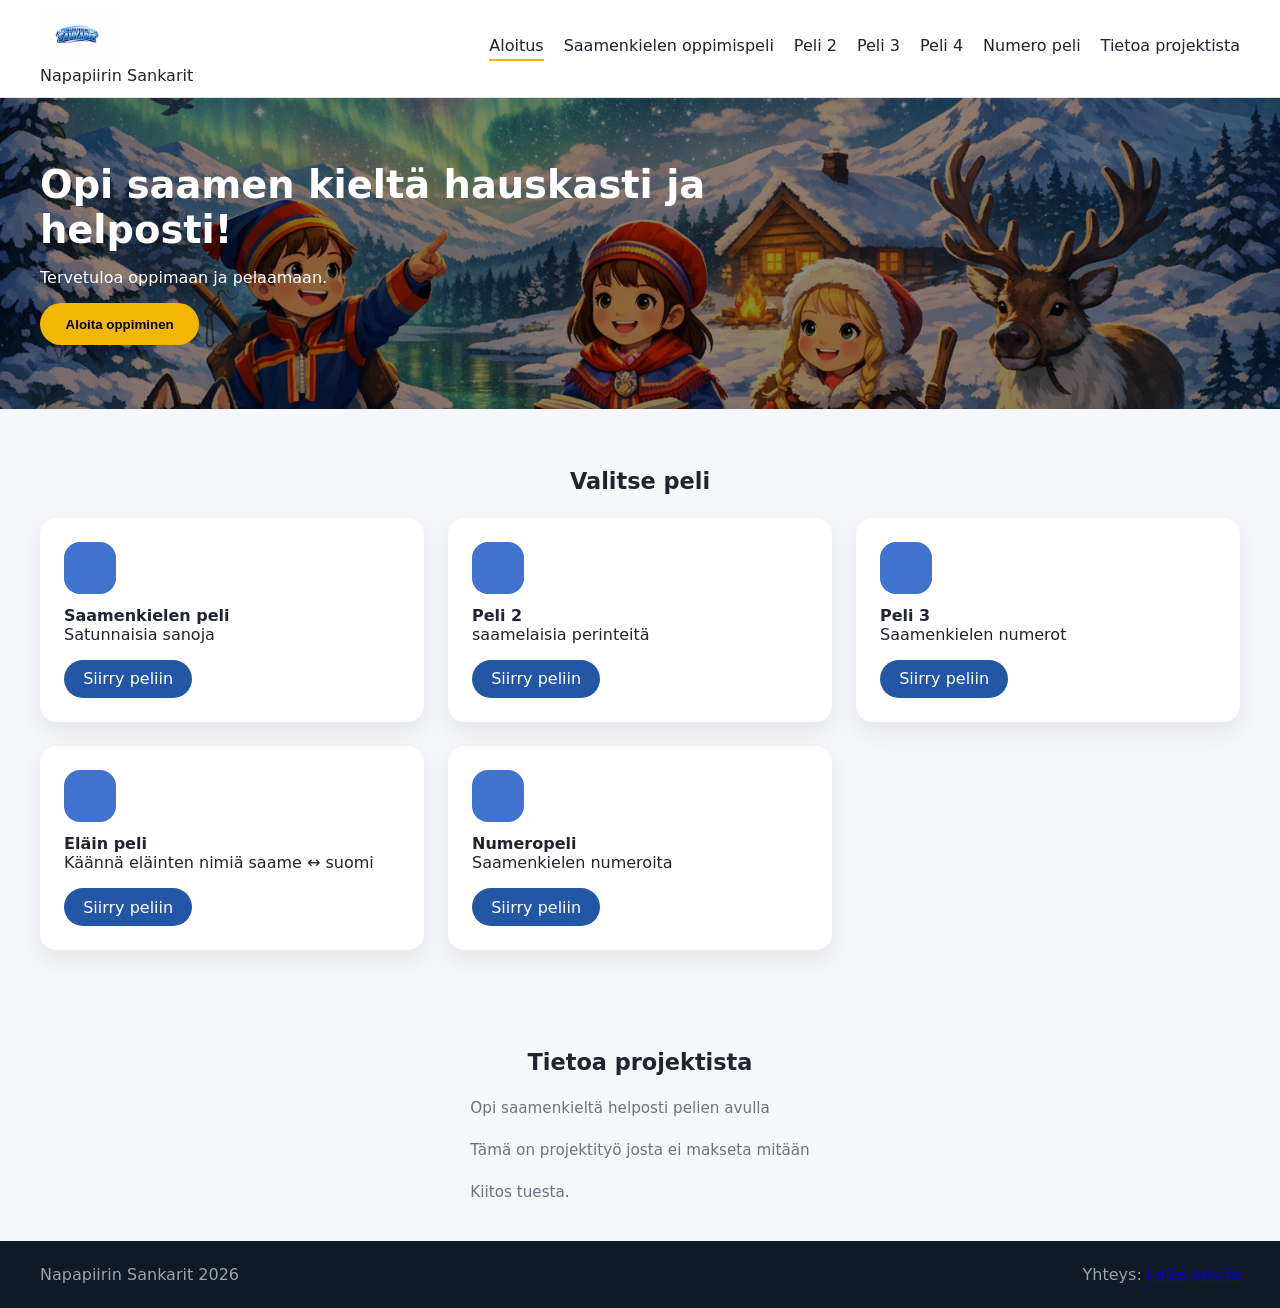
<file: Sivut/index.html>
<!DOCTYPE html>
<html lang="fi">
<head>
    <meta charset="UTF-8">
    <title>Napapiirin Sankarit</title>
    <meta name="viewport" content="width=device-width, initial-scale=1.0">
    <link rel="stylesheet" href="../tyylit/styles.css">
</head>

<body>

    <!-- Header -->
    <header>
        <div class="header-inner">
            <div class="logo-area">
                <img src="NP.png" alt="Sivuston logo" class="logo">
                <div class="site-title">Napapiirin Sankarit</div>
            </div>

            <nav>
                <a href="#" class="active">Aloitus</a>
                <a href="peli.html">Saamenkielen oppimispeli</a>
                <a href="peli2.html">Peli 2</a>
                <a href="peli3.html">Peli 3</a>
                <a href="peli4.html">Peli 4</a>
                <a href="peli5.html">Numero peli</a>
                <a href="#info">Tietoa projektista</a>
            </nav>
        </div>
    </header>

    <!-- Kaikki sivun siästälö -->
    <main>

        <!-- Hero-osio -->
        <section class="hero">
            <div class="hero-inner">
                <div class="hero-text">
                    <h1>Opi saamen kieltä hauskasti ja helposti!</h1>
                    <p>Tervetuloa oppimaan ja pelaamaan.</p>
                    <button class="hero-cta" onclick="location.href='#saamenpeli'">
                        Aloita oppiminen
                    </button>
                </div>
            </div>
        </section>

        <!-- Peli-osio -->
        <section class="section">
            <h2 class="section-title">Valitse peli</h2>

            <div class="games-grid">

                <article class="game-card" id="saamenpeli">
                    <div class="game-icon"></div>
                    <div class="game-title">Saamenkielen peli</div>
                    <div class="game-desc">Satunnaisia sanoja</div>
                    <a href="peli.html" class="game-btn">Siirry peliin</a>
                </article>

                <article class="game-card" id="peli2">
                    <div class="game-icon"></div>
                    <div class="game-title">Peli 2</div>
                    <div class="game-desc">saamelaisia perinteitä</div>
                    <a href="peli2.html" class="game-btn">Siirry peliin</a>
        
                </article>

                <article class="game-card" id="peli3">
                    <div class="game-icon"></div>
                    <div class="game-title">Peli 3</div>
                    <div class="game-desc">Saamenkielen numerot</div>
                    <a href="peli3.html" class="game-btn">Siirry peliin</a>
                </article>

                <article class="game-card" id="peli4">
                    <div class="game-icon"></div>
                    <div class="game-title">Eläin peli</div>
                    <div class="game-desc">Käännä eläinten nimiä saame ↔ suomi</div>
                    <a href="peli4.html" class="game-btn">Siirry peliin</a>
                </article>

                <article class="game-card" id="peli5">
                    <div class="game-icon"></div>
                    <div class="game-title">Numeropeli</div>
                    <div class="game-desc">Saamenkielen numeroita</div>
                    <a href="peli5.html" class="game-btn">Siirry peliin</a>
                </article>
            </div>
        </section>

        <!-- info-osio -->
        <section class="section" id="info">
            <h2 class="section-title">Tietoa projektista</h2>

            <div class="info-grid centered-info">
                <div class="info-text">
                    <p>Opi saamenkieltä helposti pelien avulla</p>
                    <p>Tämä on projektityö josta ei makseta mitään</p>
                    <p>Kiitos tuesta.</p>
                </div>
            </div>
        </section>

    </main>

    <!-- footer -->
    <footer>
        <div class="footer-inner">
            <div>Napapiirin Sankarit 2026</div>
            <div>Yhteys: <a href="mailto:Sähköposti">Laita postia</a></div>
        </div>
    </footer>

</body>
</html>
</file>
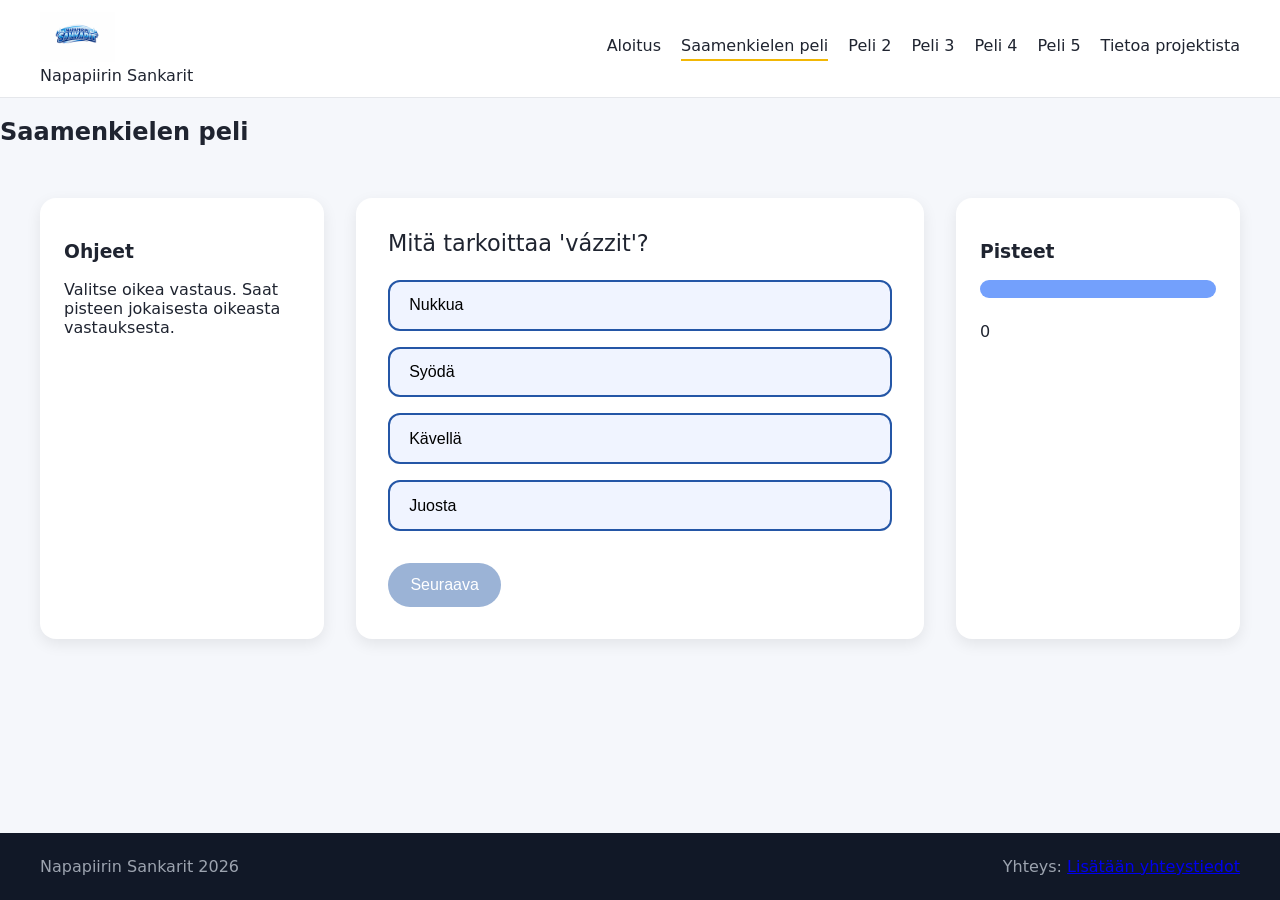
<file: Sivut/peli.html>
<!DOCTYPE html>
<html lang="fi">
<head>
    <meta charset="UTF-8">
    <title>Saamenkielen peli</title>
    <meta name="viewport" content="width=device-width, initial-scale=1.0">

    <!-- Pelisivun oma CSS -->
    <link rel="stylesheet" href="../tyylit/pelisivu.css">
</head>
<!-- Pelin vastauksille äänet -->
<audio id="sound-väärä" src="../äänet/väärä.mp3"></audio>
<audio id="sound-oikea" src="../äänet/oikea.mp3"></audio>

<body>

    <!-- Header -->
    <header>
        <div class="header-inner">
            <div class="logo-area">
                <img src="NP.png" alt="Logo" class="logo">
                <div class="site-title">Napapiirin Sankarit</div>
            </div>

            <nav>
                <a href="index.html">Aloitus</a>
                <a href="peli.html" class="active">Saamenkielen peli</a>
                <a href="peli2.html">Peli 2</a>
                <a href="peli3.html">Peli 3</a>
                <a href="peli4.html">Peli 4</a>
                <a href="peli5.html">Peli 5</a>
                <a href="index.html#info">Tietoa projektista</a>
            </nav>
        </div>
    </header>

    <!-- Koko pelin sisältö -->
    <main>

        <!-- Peliosa -->
        <section class="section" id="game">
            <h2 class="section-title">Saamenkielen peli</h2>

            <!-- Pelin container -->
            <div class="game-container">

                <!-- Ohjeet -->
                <aside class="game-sidebar">
                    <h3>Ohjeet</h3>
                    <p>Valitse oikea vastaus. Saat pisteen jokaisesta oikeasta vastauksesta.</p>
                </aside>

                <!-- Varsinainen pelialue -->
                <div class="game-area">

                    <!-- Kysymys -->
                    <div id="question" class="game-question"></div>

                    <!-- Vastausvaihtoehdot -->
                    <div id="answers" class="game-answers"></div>

                    <!-- Seuraava-nappi -->
                    <button id="nextBtn" class="game-next" disabled>Seuraava</button>

                    <!-- Aloita uudestaan -nappi -->
                    <button id="restartBtn" class="game-restart" style="display:none;">
                        Aloita uudestaan
                    </button>
                </div>

                <!-- Pisteet + progressiopalkki -->
                <aside class="game-score">
                    <h3>Pisteet</h3>

                    <!-- Progressiopalkki -->
                    <div class="progress-wrapper">
                        <div id="progressBar" class="progress-bar"></div>
                    </div>

                    <div id="score">0</div>
                </aside>

            </div>
        </section>

    </main>

    <!-- Footer -->
    <footer>
        <div class="footer-inner">
            <div>Napapiirin Sankarit 2026</div>
            <div>Yhteys: <a href="mailto:Sähköposti">Lisätään yhteystiedot</a></div>
        </div>
    </footer>

    <!-- Pelin logiikka -->
    <script src="../js/code.js"></script>

</body>
</html>
</file>
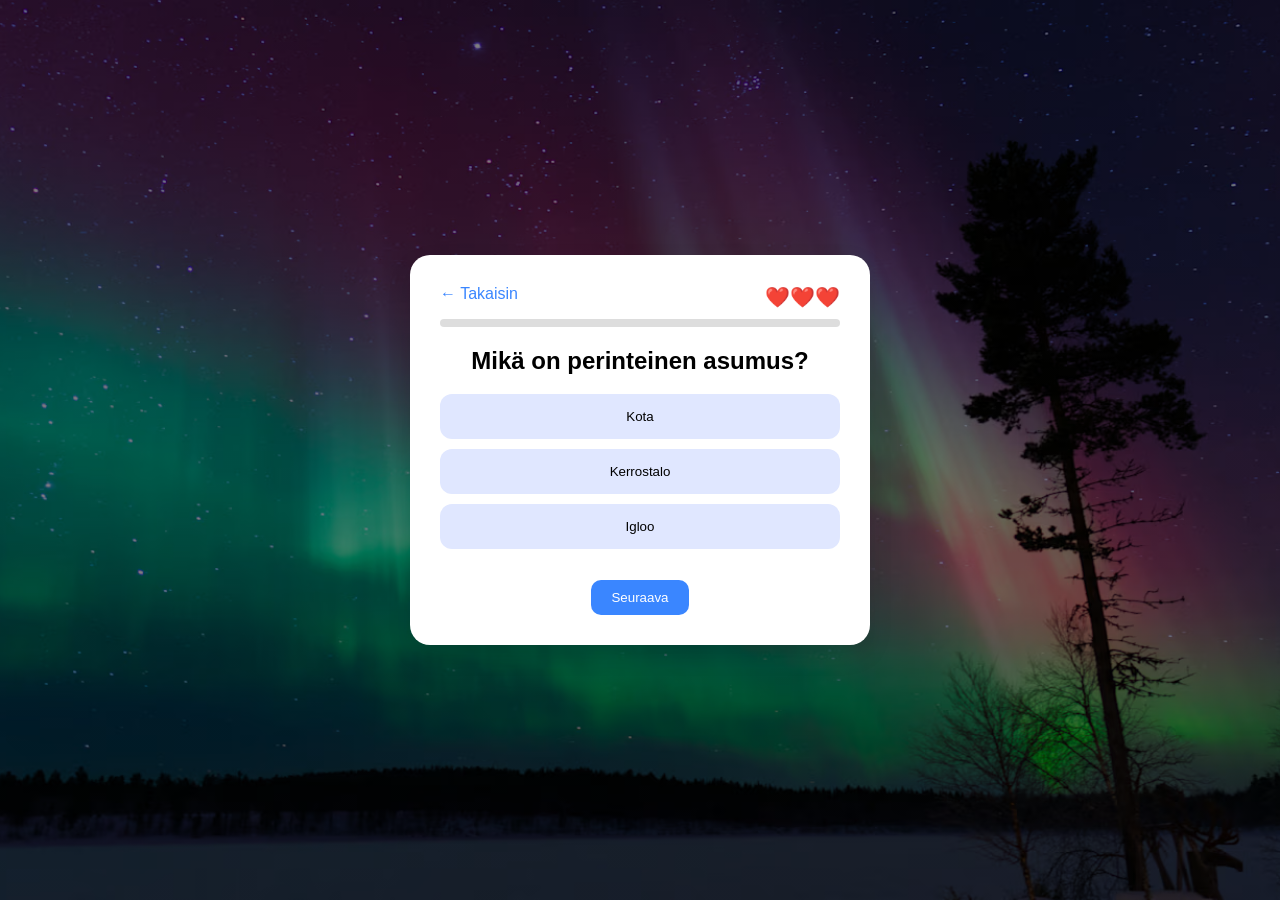
<file: Sivut/peli2.html>
<!DOCTYPE html>
<html lang="fi">
<head>
  <meta charset="UTF-8">
  <title>Saamen peli</title>
  <link rel="stylesheet" href="../tyylit/pelisivu2.css">
</head>
<body>

<div class="game-container">

  <!-- Yläosa -->
  <div class="top-bar">
    <a href="index.html" class="back-btn">← Takaisin</a>
    <div class="hearts" id="hearts">❤️❤️❤️</div>
  </div>

  <!-- Progress -->
  <div class="progress">
    <div class="progress-bar" id="progress-bar"></div>
  </div>

  <h2 id="kysymys"></h2>

  <div id="vastaukset" class="answers"></div>

  <p id="tulos"></p>

  <button class="next-btn" onclick="seuraava()">Seuraava</button>

</div>

<script src="../js/koodi.js"></script>
</body>
</html>
</file>
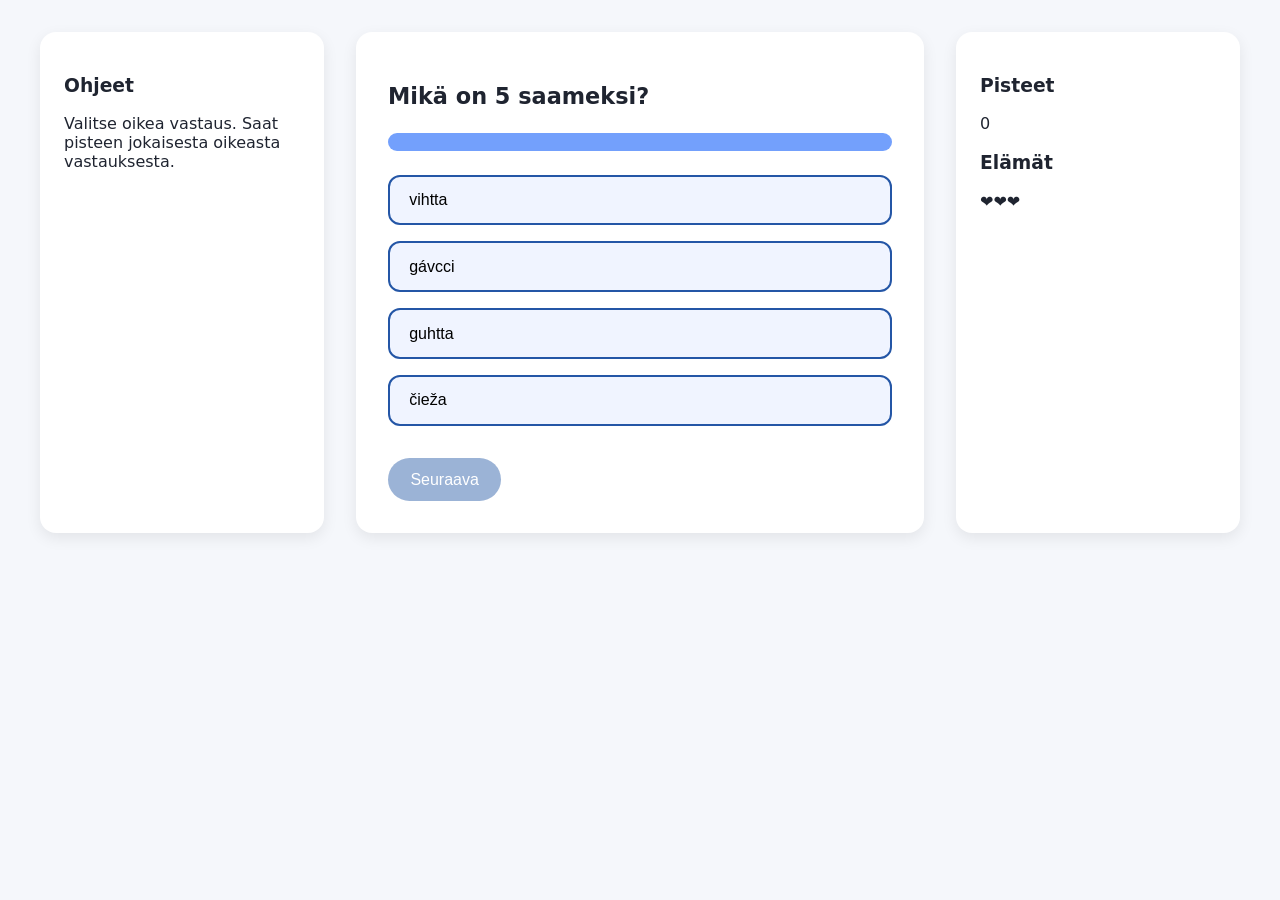
<file: Sivut/peli3.html>
<!DOCTYPE html>
<html lang="fi">
<head>
<meta charset="UTF-8">
<title>Saamen numerot peli</title>
<link rel="stylesheet" href="../tyylit/pelisivu.css">
</head>

<body>

<main>
    <div class="game-container">

        
        <aside class="game-sidebar">
            <h3>Ohjeet</h3>
            <p>Valitse oikea vastaus. Saat pisteen jokaisesta oikeasta vastauksesta.</p>
        </aside>

        
        <section class="game-area">

            <h2 class="game-question" id="question">Kysymys tulee tähän</h2>

            
            <div class="progress-wrapper">
                <div class="progress-bar" id="progressBar"></div>
            </div>

            
            <div class="game-answers" id="answers"></div>

            
            <button class="game-next" id="nextBtn" disabled>Seuraava</button>

            
            <button class="game-restart" id="restartBtn" style="display:none;">Aloita alusta</button>

            
            <button class="game-restart" id="closeBtn" style="display:none;">Sulje</button>

        </section>

        
        <aside class="game-score">
            <h3>Pisteet</h3>
            <p><span id="score">0</span></p>

            <h3>Elämät</h3>
            <p id="lives">❤️❤️❤️</p>
        </aside>

    </div>
</main>


<audio id="sound-oikea" src="../äänet/oikea.mp3"></audio>
<audio id="sound-väärä" src="../äänet/väärä.mp3"></audio>

<script src="../js/coodi.js"></script>
</body>
</html>
</file>
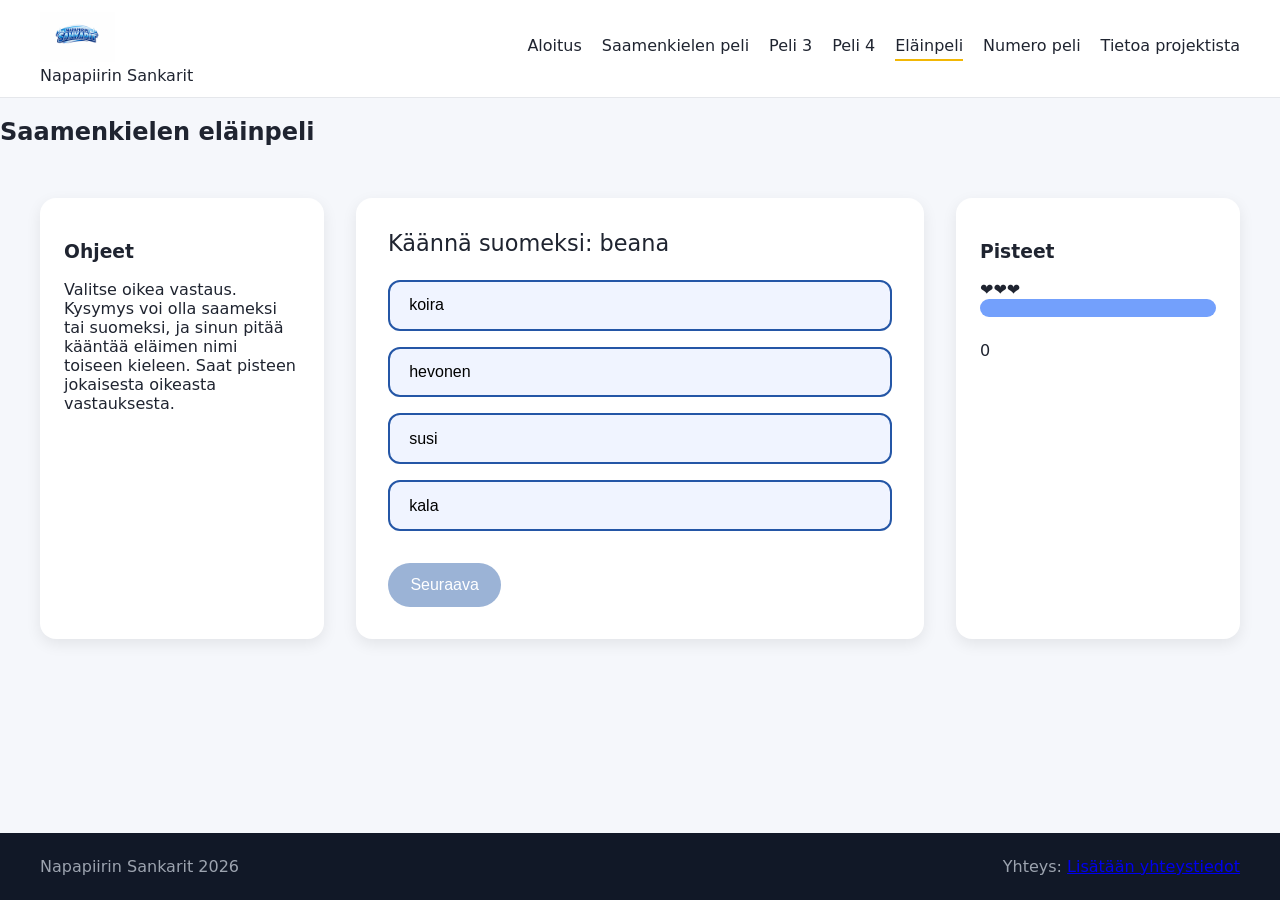
<file: Sivut/peli4.html>
<!DOCTYPE html>
<html lang="fi">
<head>
    <meta charset="UTF-8">
    <title>Saamenkielen eläinpeli</title>
    <meta name="viewport" content="width=device-width, initial-scale=1.0">

    <!-- Pelisivun oma CSS -->
    <link rel="stylesheet" href="../tyylit/pelisivu.css">
</head>

<body>

    <!-- Pelin vastauksille äänet -->
    <audio id="sound-väärä" src="../äänet/väärä.mp3"></audio>
    <audio id="sound-oikea" src="../äänet/oikea.mp3"></audio>

    <!-- Header -->
    <header>
        <div class="header-inner">
            <div class="logo-area">
                <img src="NP.png" alt="Logo" class="logo">
                <div class="site-title">Napapiirin Sankarit</div>
            </div>

            <nav>
                <a href="index.html">Aloitus</a>
                <a href="peli.html">Saamenkielen peli</a>
                <a href="peli2.html">Peli 3</a>
                <a href="peli3.html">Peli 4</a>
                <a href="peli4.html" class="active">Eläinpeli</a>
                <a href="peli5.html">Numero peli</a>

                <a href="index.html#info">Tietoa projektista</a>
            </nav>
        </div>
    </header>

    <!-- Koko pelin sisältö -->
    <main>

        <!-- Peliosa -->
        <section class="section" id="game">
            <h2 class="section-title">Saamenkielen eläinpeli</h2>

            <!-- Pelin container -->
            <div class="game-container">

                <!-- Ohjeet -->
                <aside class="game-sidebar">
                    <h3>Ohjeet</h3>
                    <p>
                        Valitse oikea vastaus. Kysymys voi olla saameksi tai suomeksi,
                        ja sinun pitää kääntää eläimen nimi toiseen kieleen.
                        Saat pisteen jokaisesta oikeasta vastauksesta.
                    </p>
                </aside>

                <!-- Varsinainen pelialue -->
                <div class="game-area">

                    <!-- Kysymys -->
                    <div id="question" class="game-question"></div>

                    <!-- Vastausvaihtoehdot -->
                    <div id="answers" class="game-answers"></div>

                    <!-- Seuraava-nappi -->
                    <button id="nextBtn" class="game-next" disabled>Seuraava</button>

                    <!-- Aloita uudestaan -nappi -->
                    <button id="restartBtn" class="game-restart" style="display:none;">
                        Aloita uudestaan
                    </button>
                </div>

                <!-- Pisteet + elämät + progressiopalkki -->
                <aside class="game-score">
                    <h3>Pisteet</h3>

                    <!-- Elämät -->
                    <div id="lives" class="lives"></div>

                    <!-- Progressiopalkki -->
                    <div class="progress-wrapper">
                        <div id="progressBar" class="progress-bar"></div>
                    </div>

                    <div id="score">0</div>
                </aside>

            </div>
        </section>

    </main>

    <!-- Footer -->
    <footer>
        <div class="footer-inner">
            <div>Napapiirin Sankarit 2026</div>
            <div>Yhteys: <a href="mailto:Sähköposti">Lisätään yhteystiedot</a></div>
        </div>
    </footer>

    <!-- Pelin logiikka -->
    <script src="../js/elaimet.js"></script>

</body>
</html>
</file>
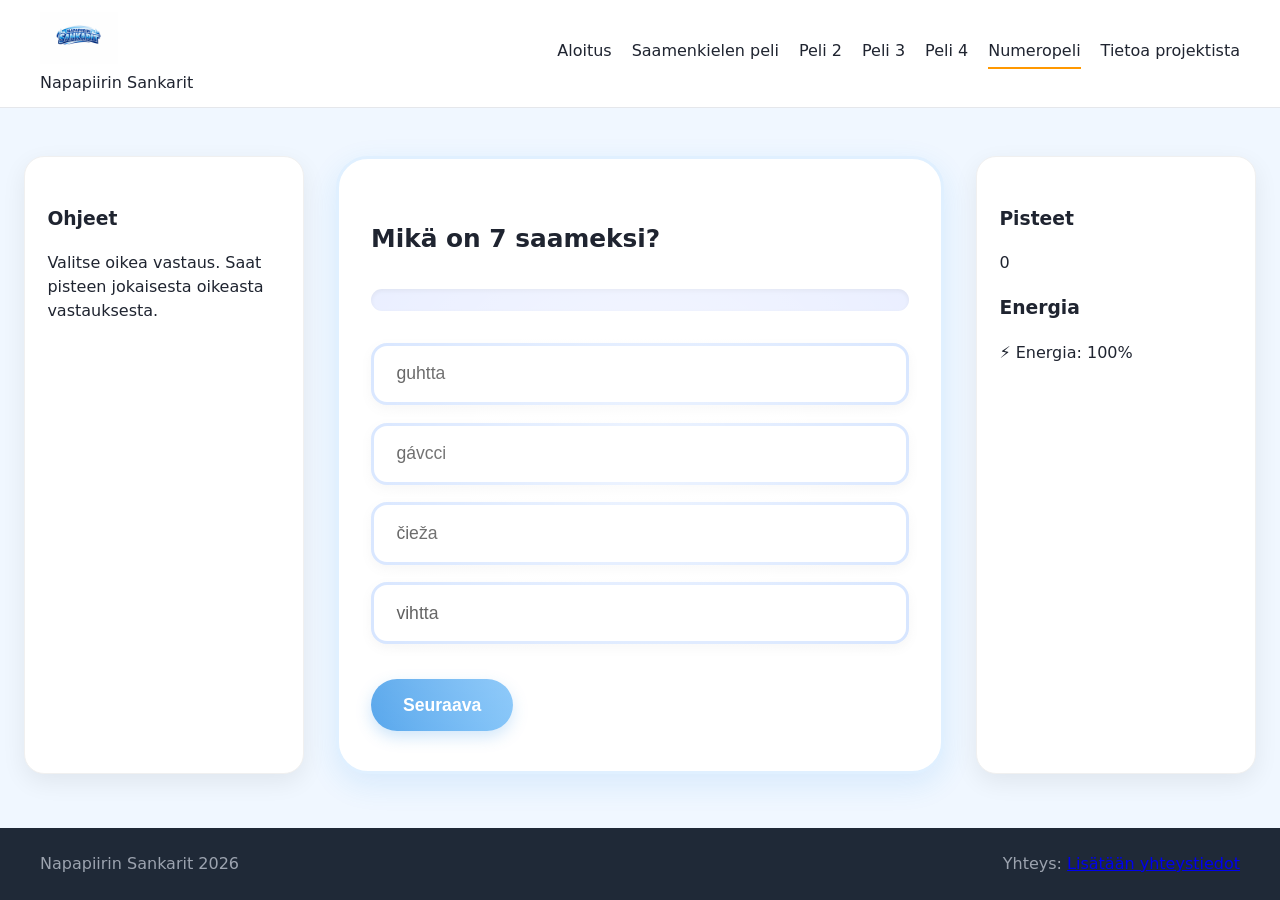
<file: Sivut/peli5.html>
<!DOCTYPE html>
<html lang="fi">
<head>
<meta charset="UTF-8">
<title>Saamen numerot peli</title>
<link rel="stylesheet" href="../tyylit/peli5.css">
</head>

<body>
        <header>
        <div class="header-inner">
            <div class="logo-area">
                <img src="NP.png" alt="Logo" class="logo">
                <div class="site-title">Napapiirin Sankarit</div>
            </div>

                <nav>
                <a href="index.html">Aloitus</a>
                <a href="peli.html">Saamenkielen peli</a>
                <a href="peli2.html">Peli 2</a>
                <a href="peli3.html">Peli 3</a>
                <a href="peli4.html">Peli 4</a>
                <a href="peli5.html" class="active">Numeropeli</a>
                <a href="index.html#info">Tietoa projektista</a>
            </nav>
        </div>
    </header>

<main>
    <div class="game-container">

        
        <aside class="game-sidebar">
            <h3>Ohjeet</h3>
            <p>Valitse oikea vastaus. Saat pisteen jokaisesta oikeasta vastauksesta.</p>
        </aside>

        
        <section class="game-area">

            <h2 class="game-question" id="question">Kysymys tulee tähän</h2>

            
            <div class="progress-wrapper">
                <div class="progress-bar" id="progressBar"></div>
            </div>

            
            <div class="game-answers" id="answers"></div>

            
            <button class="game-next" id="nextBtn" disabled>Seuraava</button>

            
            <button class="game-restart" id="restartBtn" style="display:none;">Aloita alusta</button>

            
            <button class="game-restart" id="closeBtn" style="display:none;">Sulje</button>

        </section>

        
        <aside class="game-score">
            <h3>Pisteet</h3>
            <p><span id="score">0</span></p>

            <h3>Energia</h3>
            <p id="lives">⚡</p>
        </aside>

    </div>
</main>

    <!-- Footer -->
    <footer>
        <div class="footer-inner">
            <div>Napapiirin Sankarit 2026</div>
            <div>Yhteys: <a href="mailto:Sähköposti">Lisätään yhteystiedot</a></div>
        </div>
    </footer>


<audio id="sound-oikea" src="../äänet/oikea.mp3"></audio>
<audio id="sound-väärä" src="../äänet/väärä.mp3"></audio>

<script src="../js/numeropeli.js"></script>
</body>
</html>
</file>
<file: tyylit/styles.css>
/* Perusasetukset */
:root {
    --bg: #f5f7fb;
    --primary: #2456a6;
    --primary-light: #3f73cf;
    --accent: #f2b705;
    --text: #1f2430;
    --muted: #6b7280;
    --card-bg: #ffffff;
}

/* Footerin kiinnitys alareunaan */
html, body {
    height: 100%;
    margin: 0;
}

body {
    font-family: system-ui, sans-serif;
    background: var(--bg);
    color: var(--text);

    display: flex;            /* Mahdollistaa footerin siirtämisen alas */
    flex-direction: column;   /* Sisältö ylhäältä alas */
}

/* Sivun pääsisältö venyy täyttämään tilan */
main {
    flex: 1;
}

/* header */
header {
    background: #fff;
    border-bottom: 1px solid #e5e7eb;
    position: sticky;
    top: 0;
    z-index: 10;
}

.header-inner {
    max-width: 1200px;
    margin: auto;
    padding: 0.75rem 1.5rem;
    display: flex;
    justify-content: space-between;
    align-items: center;
}

.logo {
    height: 50px;
}

nav {
    display: flex;
    gap: 1.25rem;
}

nav a {
    text-decoration: none;
    color: var(--text);
    padding-bottom: 4px;
    border-bottom: 2px solid transparent;
}

nav a.active,
nav a:hover {
    border-color: var(--accent);
}

/* Hero */
.hero {
    background: url("banner.png") center/cover no-repeat;
    color: white;
    position: relative;
}

.hero::before {
    content: "";
    position: absolute;
    inset: 0;
    background: rgba(0,0,0,0.45);
}

.hero-inner {
    position: relative;
    max-width: 1200px;
    margin: auto;
    padding: 4rem 1.5rem;
    display: grid;
    grid-template-columns: 1.4fr 1fr;
    gap: 3rem;
}

.hero-text h1 {
    font-size: 2.4rem;
    margin: 0 0 1rem;
}

.hero-cta {
    padding: 0.85rem 1.6rem;
    border-radius: 999px;
    border: none;
    background: var(--accent);
    font-weight: 600;
    cursor: pointer;
}

.hero-side {
    background: rgba(15,23,42,0.7);
    padding: 1.5rem;
    border-radius: 1rem;
}

/* Peli-osio */
.section {
    max-width: 1200px;
    margin: auto;
    padding: 2.5rem 1.5rem;
}

.section-title {
    font-size: 1.4rem;
    margin-bottom: 1.5rem;
    text-align: center;
    width: 100%;
}

.games-grid {
    display: grid;
    grid-template-columns: repeat(3, 1fr);
    gap: 1.5rem;
}

.game-card {
    background: var(--card-bg);
    padding: 1.5rem;
    border-radius: 1rem;
    box-shadow: 0 10px 25px rgba(0,0,0,0.08);
}

.game-icon {
    width: 52px;
    height: 52px;
    background: var(--primary-light);
    border-radius: 16px;
}

.game-title {
    font-weight: 600;
    margin-top: 0.75rem;
}

.game-btn {
    display: inline-block;
    text-decoration: none;
    margin-top: 1rem;
    padding: 0.6rem 1.2rem;
    border-radius: 999px;
    border: none;
    background: var(--primary);
    color: white;
    cursor: pointer;
}

/* Info */
.centered-info {
    display: flex;
    justify-content: center;
}

.centered-info .info-text {
    max-width: 700px;
    text-align: left;
    display: flex;
    flex-direction: column;
    gap: 1.5rem;
}

.info-text h3 {
    margin: 0;
    font-size: 1.2rem;
    color: var(--primary);
}

.info-text p {
    margin: 0;
    font-size: 0.95rem;
    color: var(--muted);
}

/* footer */
footer {
    background: #111827;
    color: #9ca3af;
}

.footer-inner {
    max-width: 1200px;
    margin: auto;
    padding: 1.5rem;
    display: flex;
    justify-content: space-between;
}

/* Responsiivisuus */
@media (max-width: 900px) {
    .hero-inner {
        grid-template-columns: 1fr;
    }

    .games-grid {
        grid-template-columns: 1fr 1fr;
    }

    .info-grid {
        grid-template-columns: 1fr;
    }
}

@media (max-width: 640px) {
    nav {
        flex-wrap: wrap;
        gap: 0.75rem;
    }

    .games-grid {
        grid-template-columns: 1fr;
    }
}
</file>
<file: tyylit/pelisivu.css>
/* Perusvärit */
:root {
    --primary: #2456a6;
    --primary-light: #3f73cf;
    --accent: #f2b705;
    --text: #1f2430;
    --muted: #6b7280;
    --card-bg: #ffffff;
    --bg: #f5f7fb;
}

/* Sticky footer */
html, body {
    height: 100%;
    margin: 0;
}

body {
    display: flex;
    flex-direction: column;
    font-family: system-ui, sans-serif;
    background: var(--bg);
    color: var(--text);
}

/* Main venyy täyttämään tilan */
main {
    flex: 1;
}

/* header */
header {
    background: #fff;
    border-bottom: 1px solid #e5e7eb;
    position: sticky;
    top: 0;
    z-index: 10;
}

.header-inner {
    max-width: 1200px;
    margin: auto;
    padding: 0.75rem 1.5rem;
    display: flex;
    justify-content: space-between;
    align-items: center;
}

.logo {
    height: 50px;
}

nav {
    display: flex;
    gap: 1.25rem;
}

nav a {
    text-decoration: none;
    color: var(--text);
    padding-bottom: 4px;
    border-bottom: 2px solid transparent;
}

nav a.active,
nav a:hover {
    border-color: var(--accent);
}

/* Pelialueen container */
.game-container {
    display: grid;
    grid-template-columns: 1fr 2fr 1fr; /* Ohjeet – Pelialue – Pisteet */
    gap: 2rem;
    max-width: 1200px;
    margin: auto;
    padding: 2rem 1rem;
}

/* Sivupalkit */
.game-sidebar,
.game-score {
    background: var(--card-bg);
    padding: 1.5rem;
    border-radius: 1rem;
    box-shadow: 0 5px 15px rgba(0,0,0,0.08);
}

/* Pelialue */
.game-area {
    background: var(--card-bg);
    padding: 2rem;
    border-radius: 1rem;
    box-shadow: 0 5px 15px rgba(0,0,0,0.08);
}

/* Kysymys */
.game-question {
    font-size: 1.4rem;
    margin-bottom: 1.5rem;
}

/* Progressiopalkin tausta */
.progress-wrapper {
    width: 100%;
    height: 18px;
    background: #73a0fc;
    border-radius: 10px;
    overflow: hidden;
    margin-bottom: 1.5rem;
}

/* itse palkki */
.progress-bar {
    height: 100%;
    width: 0%;
    background: var(--primary);
    transition: width 0.4s ease;
}

/* Vastausnapit */
.game-answers {
    display: flex;
    flex-direction: column;
    gap: 1rem;
}

.answer-btn {
    padding: 0.9rem 1.2rem;
    border-radius: 0.75rem;
    border: 2px solid var(--primary);
    background: #f0f4ff;
    cursor: pointer;
    font-size: 1rem;
    text-align: left;
}

.answer-btn:hover {
    background: #dce7ff;
}

/* oikein, väärin värit */
.answer-btn.correct {
    background: #b7f7c1;
    border-color: #2e8b57;
}

.answer-btn.wrong {
    background: #ffb7b7;
    border-color: #b22222;
}

/* Seuraava nappi */
.game-next {
    margin-top: 2rem;
    padding: 0.8rem 1.4rem;
    border-radius: 999px;
    border: none;
    background: var(--primary);
    color: white;
    font-size: 1rem;
    cursor: pointer;
}

.game-next:disabled {
    background: #9bb3d6;
    cursor: not-allowed;
}

/* Aloita uudestaan -nappi */
.game-restart {
    display: block;
    margin: 1.5rem auto 0;
    padding: 0.8rem 1.4rem;
    border-radius: 999px;
    border: none;
    background: var(--accent);
    color: #1f2430;
    font-size: 1rem;
    cursor: pointer;
    font-weight: 600;
    text-align: center;
}

.game-restart:hover {
    background: #ffd75a;
}

/* Footer */
footer {
    background: #111827;
    color: #9ca3af;
    margin-top: auto;
}

.footer-inner {
    max-width: 1200px;
    margin: auto;
    padding: 1.5rem;
    display: flex;
    justify-content: space-between;
}

/* Responsiivisuus */
@media (max-width: 900px) {
    .game-container {
        grid-template-columns: 1fr;
    }
}
</file>
<file: tyylit/pelisivu2.css>
body {
  font-family: Arial, sans-serif;
  background: 
    linear-gradient(rgba(0,0,0,0.5), rgba(0,0,0,0.5)),
    url("revontuli.avif") center/cover no-repeat;
    
  display: flex;
  justify-content: center;
  align-items: center;
  height: 100vh;
  margin: 0;
}

.game-container {
  background: white;
  padding: 30px;
  border-radius: 20px;
  width: 400px;
  text-align: center;
  box-shadow: 0 10px 25px rgba(0,0,0,0.1);
}

/* Yläpalkki */
.top-bar {
  display: flex;
  justify-content: space-between;
  margin-bottom: 10px;
}

.back-btn {
  text-decoration: none;
  color: #3a86ff;
}

.hearts {
  font-size: 20px;
}

/* Progress bar */
.progress {
  width: 100%;
  height: 8px;
  background: #ddd;
  border-radius: 10px;
  margin-bottom: 20px;
}

.progress-bar {
  height: 100%;
  width: 0%;
  background: #4ade80;
  border-radius: 10px;
}

/* Vastaukset */
.answers button {
  display: block;
  width: 100%;
  margin: 10px 0;
  padding: 15px;
  border-radius: 12px;
  border: none;
  background: #e0e7ff;
  cursor: pointer;
  transition: 0.2s;
}

.answers button:hover {
  background: #c7d2fe;
}

.correct {
  background: #4ade80 !important;
  color: white;
}

.wrong {
  background: #f87171 !important;
  color: white;
}

.next-btn {
  margin-top: 15px;
  padding: 10px 20px;
  border-radius: 10px;
  border: none;
  background: #3a86ff;
  color: white;
  cursor: pointer;
}
</file>
<file: tyylit/peli5.css>
:root {
    --primary: #1e88e5;
    --primary-light: #42a5f5;
    --accent: #ff9800;
    --accent-light: #ffb74d;
    --text: #1f2430;
    --muted: #6b7280;
    --card-bg: #ffffff;
    --bg: #f0f7ff;
    --success: #4ade80;
    --danger: #f87171;
}

/* STICKY FOOTER - TÄRKEÄ OSA                    */
html, body {
    height: 100%;
    margin: 0;
    padding: 0;
}

body {
    display: flex;
    flex-direction: column;
    font-family: system-ui, -apple-system, sans-serif;
    background: var(--bg);
    color: var(--text);
    line-height: 1.5;
}

/* Main venyy ja työntää footerin alas */
main {
    flex: 1;
}

nav {
    display: flex;
    gap: 1.25rem;
}

nav a {
    text-decoration: none;
    color: var(--text);
    padding-bottom: 4px;
    border-bottom: 2px solid transparent;
}

nav a.active,
nav a:hover {
    border-color: var(--accent);
}


/* Header                                        */
header {
    background: #fff;
    border-bottom: 1px solid #e5e7eb;
    position: sticky;
    top: 0;
    z-index: 10;
}

.header-inner {
    max-width: 1200px;
    margin: auto;
    padding: 0.75rem 1.5rem;
    display: flex;
    justify-content: space-between;
    align-items: center;
}

.logo { height: 52px; }

/* Pelialueen layout                             */
.game-container {
    display: grid;
    grid-template-columns: 280px 1fr 280px;
    gap: 2rem;
    max-width: 1280px;
    margin: 2rem auto;
    padding: 1rem 1.5rem;
}

/* Sivupalkit */
.game-sidebar,
.game-score {
    background: var(--card-bg);
    padding: 1.8rem 1.4rem;
    border-radius: 1.25rem;
    box-shadow: 0 8px 25px rgba(0, 0, 0, 0.07);
    border: 1px solid #f0f0f0;
}

/* Pelialue */
.game-area {
    background: var(--card-bg);
    padding: 2.5rem 2rem;
    border-radius: 2rem;
    box-shadow: 0 10px 30px rgba(30, 136, 229, 0.12),
                inset 0 4px 12px rgba(255,255,255,0.6);
    border: 3px solid #e0f0ff;
    position: relative;
    overflow: hidden;
}

.game-area::before {
    content: '';
    position: absolute;
    top: -50%;
    left: -50%;
    width: 200%;
    height: 200%;
    background: radial-gradient(circle, rgba(255,255,255,0.7) 0%, transparent 70%);
    pointer-events: none;
    z-index: 0;
}

/* Kysymys */
.game-question {
    font-size: 1.55rem;
    font-weight: 600;
    margin-bottom: 2rem;
    color: var(--text);
    position: relative;
    z-index: 1;
}

/* Progress bar */
.progress-wrapper {
    width: 100%;
    height: 22px;
    background: #e0e7ff;
    border-radius: 999px;
    overflow: hidden;
    margin-bottom: 2rem;
    box-shadow: inset 0 2px 4px rgba(0,0,0,0.08);
}

.progress-bar {
    height: 100%;
    width: 0%;
    background: linear-gradient(90deg, var(--primary), var(--primary-light));
    transition: width 0.5s cubic-bezier(0.34, 1.56, 0.64, 1);
    border-radius: 999px;
}

/* Vastausnapit */
.game-answers {
    display: flex;
    flex-direction: column;
    gap: 1.1rem;
}

.answer-btn {
    padding: 1.1rem 1.4rem;
    border-radius: 1rem;
    border: 3px solid #c3d9ff;
    background: white;
    cursor: pointer;
    font-size: 1.1rem;
    text-align: left;
    transition: all 0.2s ease;
    box-shadow: 0 4px 12px rgba(0,0,0,0.06);
}

.answer-btn:hover {
    transform: translateY(-3px);
    border-color: var(--primary-light);
    box-shadow: 0 8px 20px rgba(30, 136, 229, 0.2);
}

.answer-btn.correct {
    background: #d1fae5;
    border-color: #10b981;
}

.answer-btn.wrong {
    background: #fee2e2;
    border-color: #ef4444;
}

/* Napit */
.game-next {
    margin-top: 2.2rem;
    padding: 0.95rem 2rem;
    border-radius: 9999px;
    border: none;
    background: linear-gradient(90deg, var(--primary), var(--primary-light));
    color: white;
    font-size: 1.1rem;
    font-weight: 600;
    cursor: pointer;
    box-shadow: 0 6px 15px rgba(30, 136, 229, 0.3);
}

.game-next:hover:not(:disabled) {
    transform: translateY(-2px);
    box-shadow: 0 8px 20px rgba(30, 136, 229, 0.4);
}

.game-restart {
    display: block;
    margin: 2rem auto 0;
    padding: 0.9rem 2rem;
    border-radius: 9999px;
    border: none;
    background: linear-gradient(90deg, var(--accent), var(--accent-light));
    color: #1f2430;
    font-size: 1.1rem;
    font-weight: 700;
    cursor: pointer;
    box-shadow: 0 6px 15px rgba(245, 158, 11, 0.3);
}

.game-restart:hover {
    transform: translateY(-2px);
}

/* FOOTER   */
footer {
    background: #1f2937;
    color: #9ca3af;
    margin-top: auto;
    padding: 1.5rem 0;
}

.footer-inner {
    max-width: 1200px;
    margin: auto;
    padding: 0 1.5rem;
    display: flex;
    justify-content: space-between;
    align-items: center;
}

/* Responsiivisuus */
@media (max-width: 960px) {
    .game-container {
        grid-template-columns: 1fr;
        gap: 1.5rem;
    }
}
</file>
